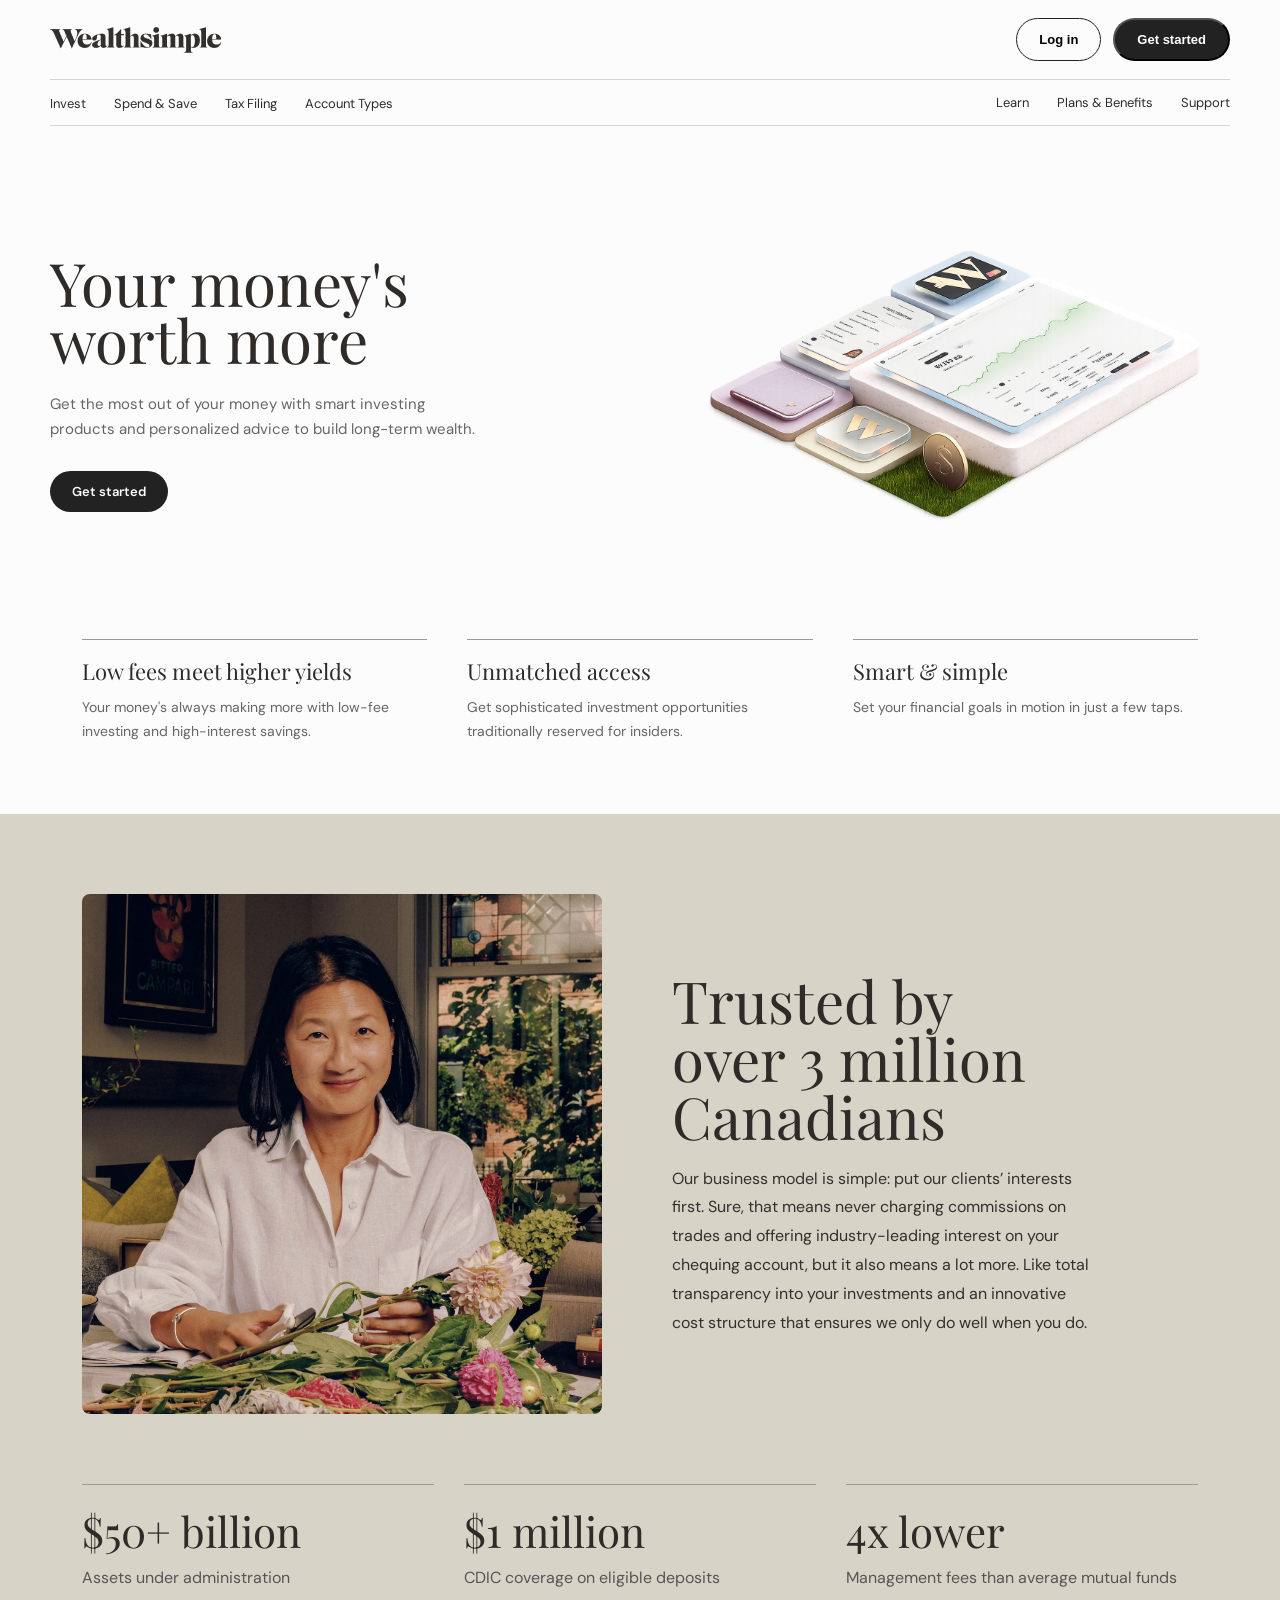
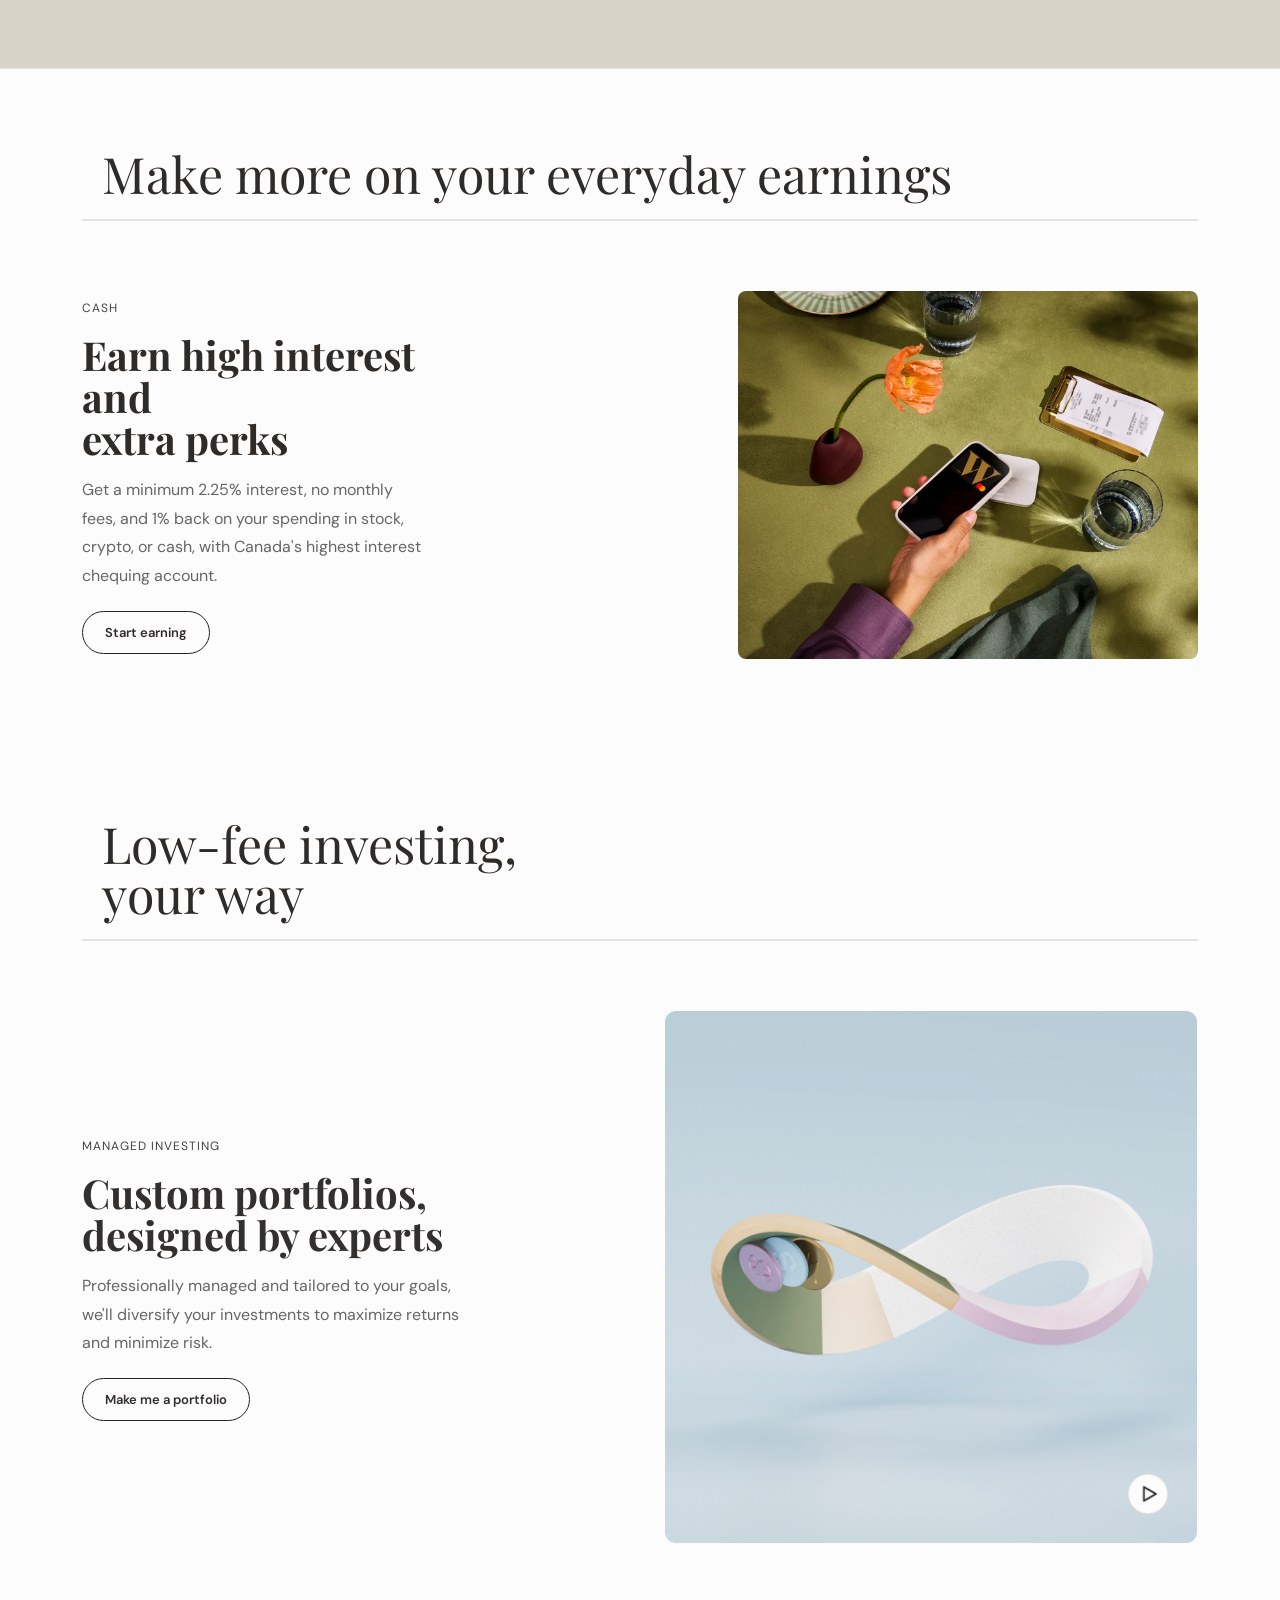
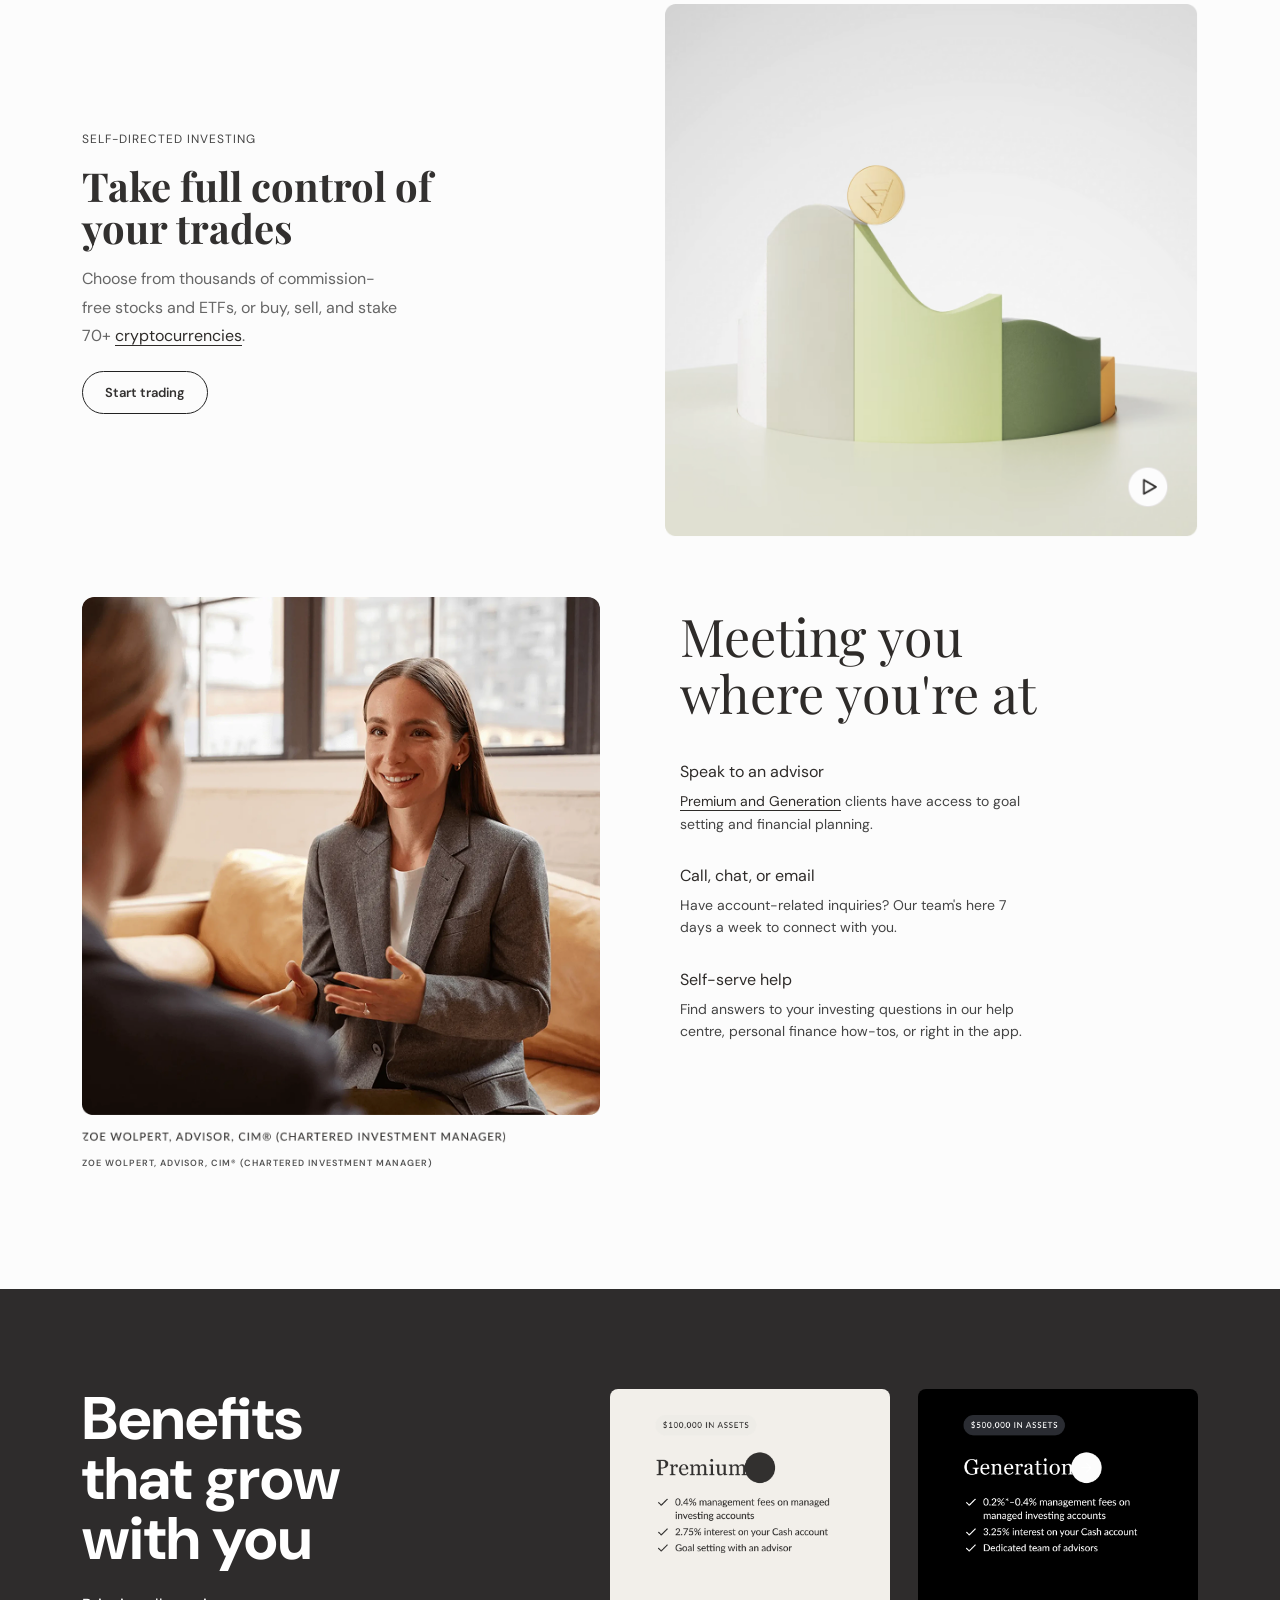
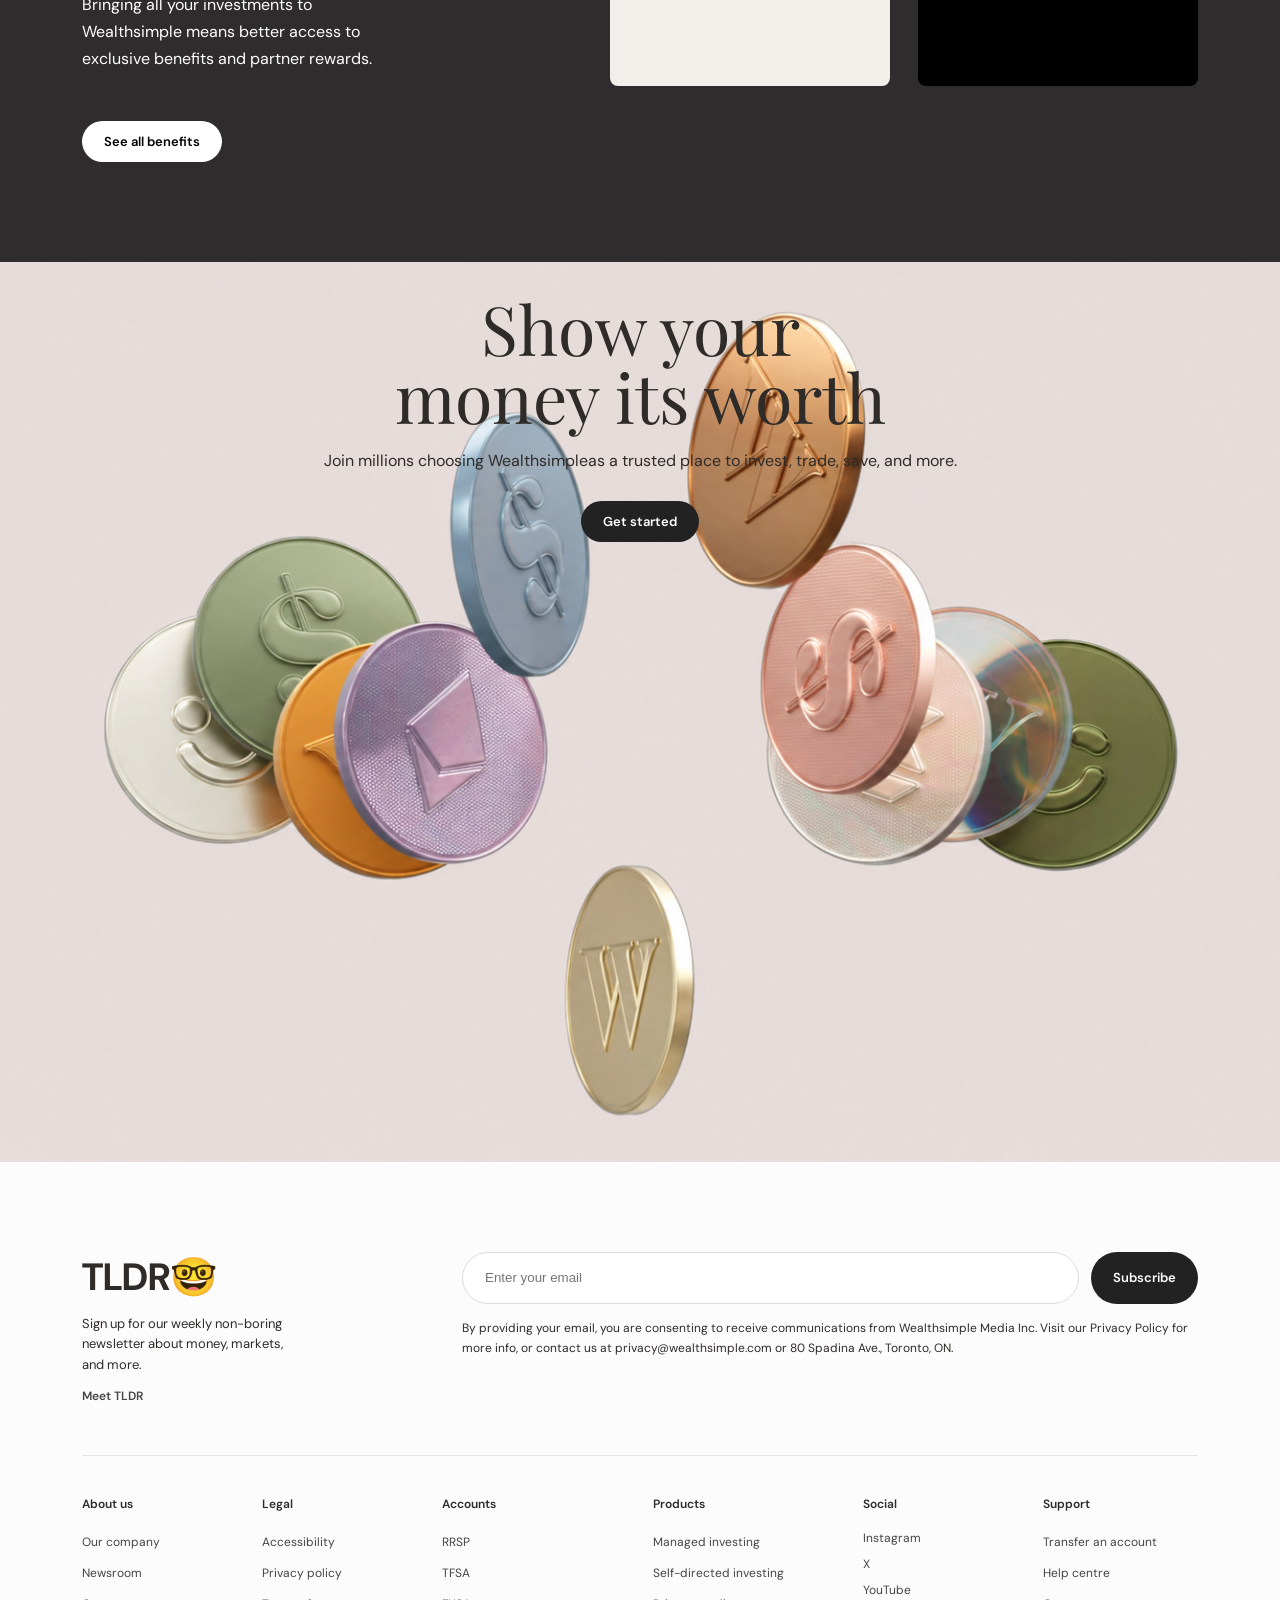
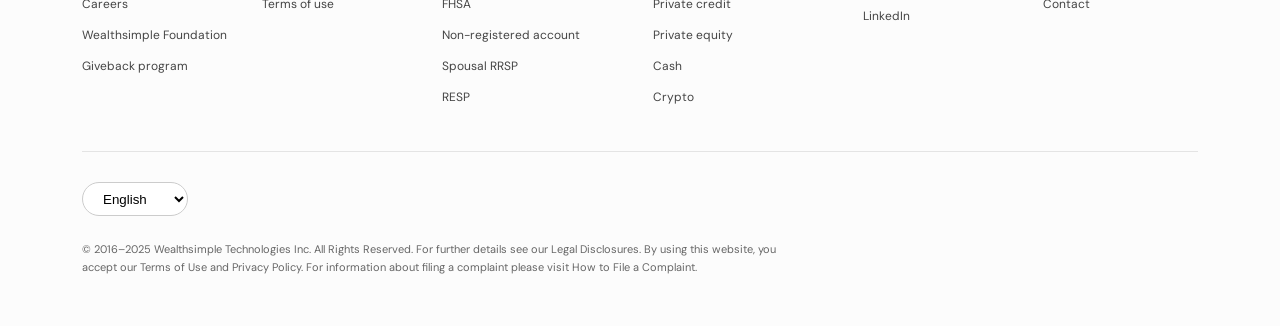
<file: WealthSimple/index.html>
<!DOCTYPE html>
<html lang="en">
<head>
    <meta charset="UTF-8">
    <meta name="viewport" content="width=device-width, initial-scale=1.0">
    <title>Document</title>
    <link rel="stylesheet" href="style.css">
</head>
<body>

<header id="header">

    <div class="topbar container">

        <div class="logo">
            <img src="image/logo.png" alt="Wealthsimple">
        </div>

        <div class="action-buttons">
            <button class="btn btn-secondary">Log in</button>
            <button class="btn btn-primary">Get started</button>
        </div>

    </div>

    <nav class="navbar container">

        <ul class="nav-links">
            <li><a href="#">Invest</a></li>
            <li><a href="#">Spend & Save</a></li>
            <li><a href="#">Tax Filing</a></li>
            <li><a href="#">Account Types</a></li>
        </ul>

        <div class="nav-actions">
            <a href="#">Learn</a>
            <a href="#">Plans & Benefits</a>
            <a href="#">Support</a>
        </div>

    </nav>

</header>


<!-- HERO -->

<section class="hero container">

    <div class="hero-copy">

        <h1>Your money's worth more</h1>

        <p class="hero-text">
            Get the most out of your money with smart investing
            products and personalized advice to build long-term wealth.
        </p>

        <a href="#" class="btn btn-primary">
            Get started
        </a>

    </div>

    <div class="hero-image">
        <img src="image/5cd147b2-518c-4f61-b52b-ab78a1dfbbdd.png" alt="">
    </div>

</section>


<!-- FEATURES -->

<section class="container">

    <div class="feature-row">

        <div class="feature-card">
            <h3>Low fees meet higher yields</h3>
            <p>
                Your money's always making more with low-fee investing and high-interest savings.
            </p>
        </div>

        <div class="feature-card">
            <h3>Unmatched access</h3>
            <p>
                Get sophisticated investment opportunities traditionally reserved for insiders.
            </p>
        </div>

        <div class="feature-card">
            <h3>Smart & simple</h3>
            <p>
                Set your financial goals in motion in just a few taps.
            </p>
        </div>

    </div>

</section>


<!-- TRUST SECTION -->

<section class="trust">

    <div class="container">

        <div class="trust-top">

            <div class="trust-image">
                <img src="image/trust.jpg" alt="">
            </div>

            <div class="trust-content">

                <h2>
                    Trusted by<br>
                    over 3 million<br>
                    Canadians
                </h2>

                <p>
                Our business model is simple: put our clients’
                interests first. Sure, that means never charging
                commissions on trades and offering industry-leading
                interest on your chequing account, but it also means
                a lot more. Like total transparency into your
                investments and an innovative cost structure that
                ensures we only do well when you do.
                </p>

            </div>

        </div>

        <div class="stats-row">

            <div class="stat-card">
                <h3>$50+ billion</h3>
                <p>Assets under administration</p>
            </div>

            <div class="stat-card">
                <h3>$1 million</h3>
                <p>CDIC coverage on eligible deposits</p>
            </div>

            <div class="stat-card">
                <h3>4x lower</h3>
                <p>Management fees than average mutual funds</p>
            </div>

        </div>

    </div>

</section>


<!-- CASH SECTION -->

<section class="cash">

    <div class="container">

        <h2 class="section-title">
            Make more on your everyday earnings
        </h2>

        <div class="cash-card">

            <div class="cash-content">

                <span class="tag">CASH</span>

                <h3>
                    Earn high interest and<br>extra perks
                </h3>

                <p>
                    Get a minimum 2.25% interest, no monthly fees, and
                    1% back on your spending in stock, crypto, or cash,
                    with Canada's highest interest chequing account.
                </p>

                <a href="#" class="btn btn-secondary">
                    Start earning
                </a>

            </div>

            <div class="cash-image">
                <img src="image/cash.png" alt="">
            </div>

        </div>

    </div>

</section>


<!-- INVESTING -->

<section class="investing">

    <div class="container">

        <h2 class="section-title">
            Low-fee investing,<br>
            your way
        </h2>

        <div class="investing-list">

            <div class="investing-item">

                <div class="investing-content">
                    <span class="tag">MANAGED INVESTING</span>

                    <h3>
                        Custom portfolios,<br>designed by experts
                    </h3>

                    <p>
                        Professionally managed and tailored to your goals,<br>we'll diversify your investments to maximize returns<br>and minimize risk.
                    </p>

                    <a href="#" class="btn btn-secondary">
                        Make me a portfolio
                    </a>
                </div>

                <div class="investing-image">
                    <img src="image/Background.png" alt="Managed investing illustration">
                </div>

            </div>

            <div class="investing-item">

                <div class="investing-content">
                    <span class="tag">SELF-DIRECTED INVESTING</span>

                    <h3>
                        Take full control of<br>your trades
                    </h3>

                    <p>
                        Choose from thousands of commission-<br>free stocks and ETFs, or buy, sell, and stake<br>70+ <a href="#" class="link-underline">cryptocurrencies</a>.
                    </p>

                    <a href="#" class="btn btn-secondary">
                        Start trading
                    </a>
                </div>

                <div class="investing-image">
                    <img src="image/Background (1).png" alt="Self-directed investing illustration">
                </div>

            </div>

            <div class="investing-item investing-item-advice">

                <div class="investing-image advisor-image">
                    <img src="image/Figure.png" alt="Zoe Wolpert, Advisor">
                    <p class="advisor-caption">ZOE WOLPERT, ADVISOR, CIM® (CHARTERED INVESTMENT MANAGER)</p>
                </div>

                <div class="investing-content advice-content">
                    <h3>
                        Meeting you<br>where you're at
                    </h3>

                    <div class="advice-option">
                        <h4>Speak to an advisor</h4>
                        <p><a href="#" class="link-underline">Premium and Generation</a> clients have access to goal<br>setting and financial planning.</p>
                    </div>

                    <div class="advice-option">
                        <h4>Call, chat, or email</h4>
                        <p>Have account-related inquiries? Our team's here 7<br>days a week to connect with you.</p>
                    </div>

                    <div class="advice-option">
                        <h4>Self-serve help</h4>
                        <p>Find answers to your investing questions in our help<br>centre, personal finance how-tos, or right in the app.</p>
                    </div>
                </div>

            </div>

        </div>

    </div>

</section>


<!-- BENEFITS -->

<section class="benefits">

    <div class="container benefits-grid">

<div class="benefits-copy">

    <h2>
        Benefits<br>
        that grow<br>
        with you
    </h2>

    <p>
        Bringing all your investments to Wealthsimple means better access
        to exclusive benefits and partner rewards.
    </p>

    <a href="#" class="btn btn-secondary">
        See all benefits
    </a>

</div>

<div class="benefit-card light">
    <img src="image/Container (2).png" alt="">
</div>

<div class="benefit-card dark">
    <img src="image/Container (1).png" alt="">
</div>

</section>


<!-- MONEY WORTH -->

<section class="money-worth">

    <div class="container center">

        <h2>
            Show your<br>
            money its worth
        </h2>

        <p>
            Join millions choosing Wealthsimpleas a trusted place to invest, trade, save, and more.
        </p>

        <a href="#" class="btn btn-primary">
            Get started
        </a>

    </div>

</section>


<!-- FOOTER -->
<footer class="footer">

    <div class="container">

        <div class="footer-top">

            <div class="tldr">
                <h2>TLDR🤓</h2>

                <p>
                    Sign up for our weekly non-boring newsletter
                    about money, markets, and more.
                </p>

                <a href="#">Meet TLDR</a>
            </div>

            <div class="subscribe">

                <div class="subscribe-row">
                    <input type="email" placeholder="Enter your email">
                    <a href="#" class="btn btn-primary">Subscribe</a>
                </div>

                <p>
                    By providing your email, you are consenting to receive communications from Wealthsimple Media Inc. Visit our Privacy Policy for more info, or contact us at privacy@wealthsimple.com or 80 Spadina Ave., Toronto, ON.
                </p>

            </div>

        </div>


        <div class="footer-links">

            <div>
                <h4>About us</h4>
                <ul>
                    <li><a href="#">Our company</a></li>
                    <li><a href="#">Newsroom</a></li>
                    <li><a href="#">Careers</a></li>
                    <li><a href="#">Wealthsimple Foundation</a></li>
                    <li><a href="#">Giveback program</a></li>
                </ul>
            </div>

            <div>
                <h4>Legal</h4>
                <ul>
                    <li><a href="#">Accessibility</a></li>
                    <li><a href="#">Privacy policy</a></li>
                    <li><a href="#">Terms of use</a></li>
                </ul>
            </div>

            <div>
                <h4>Accounts</h4>
                <ul>
                    <li><a href="#">RRSP</a></li>
                    <li><a href="#">TFSA</a></li>
                    <li><a href="#">FHSA</a></li>
                    <li><a href="#">Non-registered account</a></li>
                    <li><a href="#">Spousal RRSP</a></li>
                    <li><a href="#">RESP</a></li>
                </ul>
            </div>

            <div>
                <h4>Products</h4>
                <ul>
                    <li><a href="#">Managed investing</a></li>
                    <li><a href="#">Self-directed investing</a></li>
                    <li><a href="#">Private credit</a></li>
                    <li><a href="#">Private equity</a></li>
                    <li><a href="#">Cash</a></li>
                    <li><a href="#">Crypto</a></li>
                </ul>
            </div>

            <div>
                <h4>Social</h4>
                <ul>
                    <a href="#"><i class='bx bxl-instagram'></i>Instagram</a>
                    <a href="#"><i class='bx bxl-xing'></i>X</a>
                    <a href="#"><i class='bx bxl-youtube'></i>YouTube</a>
                    <a href="#"><i class='bx bxl-linkedin-square'></i>LinkedIn</a>
                </ul>
            </div>

            <div>
                <h4>Support</h4>
                <ul>
                    <li><a href="#">Transfer an account</a></li>
                    <li><a href="#">Help centre</a></li>
                    <li><a href="#">Contact</a></li>
                </ul>
            </div>

        </div>

        <div class="footer-language">
            <select>
                <option>English</option>
                <option>Français</option>
            </select>
        </div>

        <div class="footer-copy">
            © 2016–2025 Wealthsimple Technologies Inc. All Rights Reserved.
            For further details see our Legal Disclosures. By using this website, you accept our Terms of Use and Privacy Policy. For information about filing a complaint please visit How to File a Complaint.
        </div>

    </div>

</footer>


</body>
</html>
</file>
<file: WealthSimple/style.css>
@import url('https://fonts.googleapis.com/css2?family=Playfair+Display:wght@400;500;600;700&family=DM+Sans:wght@300;400;500;700&display=swap');

*{
    margin:0;
    padding:0;
    box-sizing:border-box;
    /* border: 1px solid red; */
}

:root{
    --font-display:'Playfair Display', serif;
    --font-body:'DM Sans', sans-serif;
    --font-text:'Lato', sans-serif;

    --body:#FCFCFC;
    --text:#2e2b29;
    --muted:#666;
    --border:#d9d4cd;
    --bg:#f7f6f3;
    --trust:#d8d3c7;
    --dark:#2f2d2d;
    --money:#e9e1df;
}

html{
    scroll-behavior:smooth;
}

body{
    font-family:var(--font-body);
    background:var(--body);
    color:var(--text);
    overflow-x:hidden;
}

img{
    display:block;
    max-width:100%;
}

a{
    text-decoration:none;
    color:inherit;
}

ul{
    list-style:none;
}

.container{
    width:100%;
    max-width:1180px;
    margin:0 auto;
    padding:0 32px;
}

/* HEADER */

header{
    background:var(--body);
}

.topbar{
    display:flex;
    align-items:center;
    justify-content:space-between;
    padding:18px 0;
}

.logo img{
    height:26px;
}

.action-buttons{
    display:flex;
    gap:12px;
}

.navbar{
    display:flex;
    justify-content:space-between;
    align-items:center;
    padding:12px 0;
    border-top:1px solid var(--border);
    border-bottom:1px solid var(--border);
    background:var(--body);
}

.nav-links,
.nav-actions{
    display:flex;
    gap:28px;
}

.navbar a{
    font-size:13px;
}

/*BUTTONS*/

.btn{
    display:inline-flex;
    align-items:center;
    justify-content:center;
    padding:12px 22px;
    border-radius:999px;
    font-size:13px;
    font-weight:600;
    transition:.3s;
}

.btn-primary{
    background:#222;
    color:#fff;
}

.btn-secondary{
    background:transparent;
    border:1px solid #222;
}

/*HERO SECTION*/

.hero{
    display:grid;
    grid-template-columns:1fr 1fr;
    align-items:center;
    gap:60px;
    padding:70px 0;
}

.hero-copy{
    max-width:430px;
}

.hero h1{
    font-family:var(--font-display);
    font-size:60px;
    line-height:.95;
    font-weight:400;
    margin-bottom:24px;
}

.hero-text{
    font-size:15px;
    color:var(--muted);
    line-height:1.7;
    margin-bottom:28px;
}

.hero-image{
    display:flex;
    justify-content:flex-end;
}

/*FEATURES SECTION*/

.feature-row{
    display:grid;
    grid-template-columns:repeat(3,1fr);
    gap:40px;
    padding-bottom:70px;
}

.feature-card{
    border-top:1px solid #999;
    padding-top:16px;
}

.feature-card h3{
    font-family:var(--font-display);
    font-size:22px;
    font-weight:400;
    margin-bottom:10px;
}

.feature-card p{
    font-size:14px;
    line-height:1.7;
    color:var(--muted);
}

/*TRUST SECTION*/

.trust{
    background:var(--trust);
    padding:80px 0;
}

.trust-top{
    display:grid;
    grid-template-columns:520px 1fr;
    gap:70px;
    align-items:center;
}

.trust-image img{
    width:100%;
    height:auto;
    border-radius:8px;
    object-fit:cover;
}

.trust-content{
    max-width:420px;
}

.trust-content h2{
    font-family:var(--font-display);
    font-size:58px;
    line-height:1;
    font-weight:400;
    margin-bottom:20px;
}

.trust-content p{
    line-height:1.8;
    color:#32302F;
}

.stats-row{
    margin-top:70px;
    display:grid;
    grid-template-columns:repeat(3,1fr);
    gap:30px;
}

.stat-card{
    border-top:1px solid #9f9b93;
    padding-top:18px;
}

.stat-card h3{
    font-family:var(--font-display);
    font-size:42px;
    font-weight:400;
    margin-bottom:8px;
}

.stat-card p{
    color:#555;
}

/*CASH SECTION*/

.cash .section-title {
    padding:20px;
    margin-top:auto;
    padding-top:40px;
    border-bottom:2px solid #e4e4e4;
}

.cash .section-title{
    font-family:var(--font-display);
    font-size:50px;
    font-weight:400;
    line-height:1;
    margin-bottom:70px;
}

.cash-card{
    display:grid;
    grid-template-columns:340px 460px;
    justify-content:space-between;
    align-items:center;
}

.cash-image img{
    width:100%;
    height:auto;
    border-radius:8px;
    object-fit:cover;
}
.cash {
    margin-top:auto;
    padding-top:40px;
    border-top:1px solid #e4e4e4;
}

.cash-content h3{
    font-family:var(--font-display);
    font-size:40px;
    line-height:1.05;
    margin-bottom:16px;
}

.cash-content p{
    color:var(--muted);
    line-height:1.8;
    margin-bottom:20px;
}

/*INVESTING SECTION*/

.investing{
    padding:120px 0;
    background:var(--body);
}

.investing .section-title{
    font-family:var(--font-display);
    font-size:50px;
    font-weight:400;
    line-height:1;
    margin-bottom:70px;
}

.investing .section-title {
    margin-top:auto;
    padding:20px;
    padding-top:40px;
    border-bottom:2px solid #e4e4e4;
}

.investing-list{
    display:grid;
    gap:60px;
}

.investing-item{
    display:grid;
    grid-template-columns:1fr 1fr;
    gap:50px;
    align-items:center;
}

.investing-content{
    max-width:520px;
    color:#32302F;
}

.tag{
    display:inline-block;
    font-size:12px;
    letter-spacing:1px;
    text-transform:uppercase;
    color:#444;
    margin-bottom:18px;
}

.investing-content h3{
    font-family:var(--font-display);
    font-size:40px;
    line-height:1.05;
    margin-bottom:16px;
}

.investing-content p{
    color:var(--muted);
    line-height:1.8;
    margin-bottom:20px;
}

.investing-image img{
    width:100%;
    height:100%;
    border-radius:8px;
    object-fit:cover;
}

/*BENEFITS SECTION*/

.benefits{
    background:#2e2c2c;
    padding:100px 0;
}

.benefits-grid{
    display:grid;
    grid-template-columns:1fr 280px 280px;
    gap:28px;
    align-items:start;
}

.benefits-copy{
    color:white;
    max-width:320px;
}

.benefits-copy h2{
    font-size:60px;
    line-height:1;
    margin-bottom:22px;
}

.benefits-copy p{
    line-height:1.7;
    margin-bottom:28px;
}

.benefit-card{
    min-height:250px;
    border-radius:8px;
    padding:26px;
}

.benefit-card.light{
    background:#f2efea;
}

.benefit-card.dark{
    background:#000;
    color:white;
}

.benefit-card span{
    font-size:11px;
    letter-spacing:1px;
}

.benefit-card h3{
    font-family:var(--font-display);
    font-size:38px;
    margin:20px 0;
}

.benefits-copy .btn{
    margin-top:20px;
    background:#fff;
    color:#000;
    border:none;
    padding:12px 22px;
    border-radius:999px;
    font-size:13px;
    font-weight:600;
}

/*MONEY WORTH SECTION*/

.money-worth{
    position: relative;
    padding: 2em 0;
    background:url(image/image.png);
    background-repeat: no-repeat;
    background-size: cover;
    background-position: center;
    height: 100vh;
}

.center{
    text-align:center;
}

.money-worth h2{
    font-family:var(--font-display);
    font-size:68px;
    font-weight:400;
    line-height:1;
    margin-bottom:20px;
}

.money-worth p{
    margin-bottom:30px;
}

/*FOOTER SECTION*/

.footer{
    background:var(--body);
    padding:90px 0 50px;
}


.footer-top{
    display:grid;
    grid-template-columns:260px 1fr;
    gap:120px;
    align-items:start;
    padding-bottom:50px;
}

.tldr h2{
    font-size:38px;
    font-weight:700;
    margin-bottom:12px;
}

.tldr p{
    font-size:13px;
    line-height:1.6;
    max-width:220px;
}

.tldr a{
    display:inline-block;
    margin-top:12px;
    font-size:12px;
    color:#444;
    font-weight:600;
}

.subscribe{
    display:flex;
    flex-direction:column;
    gap:14px;
}

.subscribe-row{
    display:flex;
    gap:12px;
}

.subscribe p {
    line-height:1.7;
    font-size:12px;
}

.subscribe-row input{
    flex:1;
    height:52px;
    border:1px solid #ddd;
    border-radius:999px;
    padding:0 22px;
    background:#fff;
}

.subscribe-row button{
    height:52px;
    padding:0 26px;
    border:none;
    border-radius:999px;
    background:#2f2d2d;
    color:#fff;
}

/* .footer-line{
    height:1px;
    background:#e4e4e4;
    margin:0 0 45px;
} */

.footer-links {
    margin-top:auto;
    padding-top:40px;
    border-top:1px solid #e4e4e4;
}

.footer-links{
    display:grid;
    grid-template-columns: 1fr 1fr 1.2fr 1.2fr 1fr 1fr;
    gap:25px;
}

.footer-links h4{
    font-size:12px;
    font-weight:600;
    margin-bottom:18px;
}

.footer-links ul{
    display:flex;
    flex-direction:column;
    gap:10px;
}

.footer-links a{
    font-size:12px;
    color:#444;
}

.footer-language{
    margin-top:45px;
    padding-top:30px;
    border-top:1px solid #e4e4e4;
}

.footer-language select{
    height:34px;
    border-radius:999px;
    border:1px solid #ccc;
    padding:0 16px;
    background:#fff;
}

.footer-copy{
    margin-top:25px;
    font-size:11px;
    color:#666;
    line-height:1.6;
    max-width:720px;
}

/* FINANCIAL ADVICE SECTION */

.investing-item-advice {
    gap: 80px;
    align-items: flex-start;
}

.advisor-image img {
    border-radius: 12px;
    margin-bottom: 12px;
}

.advisor-caption {
    font-size: 9px;
    font-weight: 600;
    color: #555;
    letter-spacing: 1px;
    text-transform: uppercase;
}

.advice-content {
    padding-top: 10px;
}

.advice-content h3 {
    font-size: 52px;
    margin-bottom: 40px;
    font-family: var(--font-display);
    font-weight: 400;
    line-height: 1.1;
    color: var(--text);
}

.advice-option {
    margin-bottom: 30px;
}

.advice-option:last-child {
    margin-bottom: 0;
}

.advice-option h4 {
    font-size: 16px;
    font-weight: 400;
    color: var(--text);
    margin-bottom: 8px;
}

.advice-option p {
    font-size: 14px;
    margin-bottom: 0;
    color: #444;
    line-height: 1.6;
}

.link-underline {
    text-decoration: underline;
    text-underline-offset: 4px;
    color: var(--text);
}
</file>
